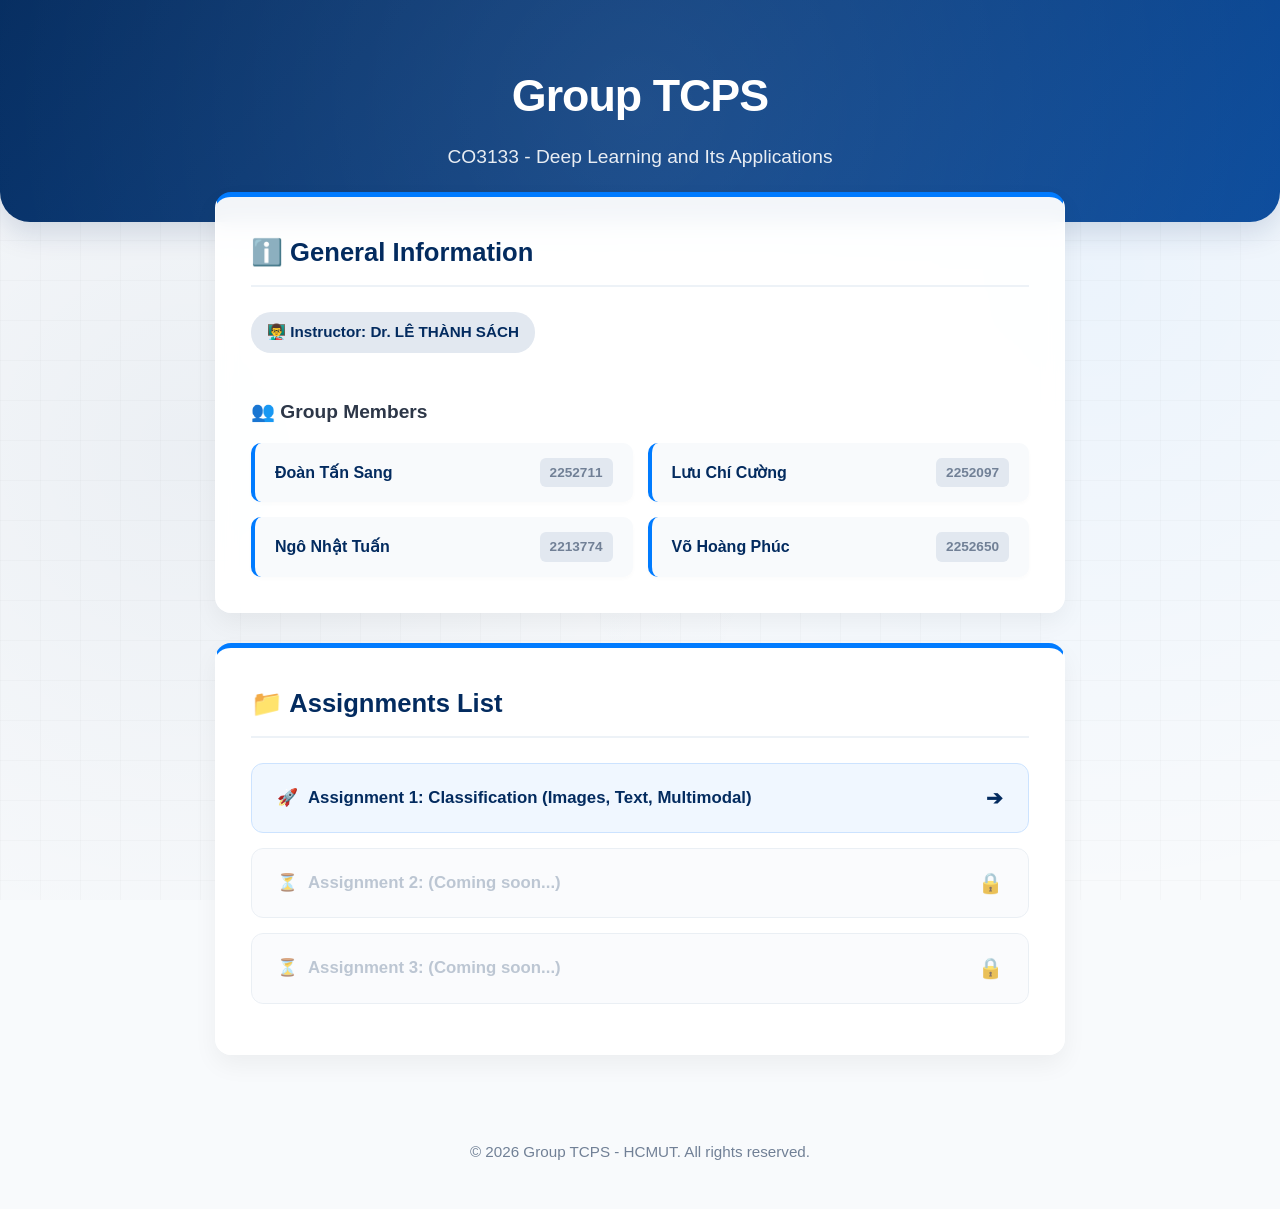
<file: index.html>
<!DOCTYPE html>
<html lang="en">
<head>
    <meta charset="UTF-8">
    <meta name="viewport" content="width=device-width, initial-scale=1.0">
    <title>Deep Learning - Group TCPS</title>
    
    <link rel="icon" type="image/png" href="favicon.png">

    <style>
        /* =========================================
           MODERN THEME & TYPOGRAPHY
           ========================================= */
        :root {
            --primary: #032b5f; 
            --primary-light: #0a4b9c;
            --secondary: #007bff;
            --secondary-hover: #0056b3;
            --bg: #f4f7f6;
            --text: #2d3748;
            --text-muted: #718096;
            --card-bg: rgba(255, 255, 255, 0.95);
        }
        
        body { 
            font-family: 'Segoe UI', Roboto, Helvetica, Arial, sans-serif; 
            color: var(--text); 
            margin: 0; 
            padding: 0; 
            line-height: 1.6;
            
            /* Modern Grid Background */
            background-color: #f8fafc;
            background-image: 
                radial-gradient(circle at 15% 50%, rgba(3, 43, 95, 0.05) 0%, transparent 50%),
                radial-gradient(circle at 85% 30%, rgba(0, 123, 255, 0.05) 0%, transparent 50%),
                linear-gradient(to right, rgba(0, 0, 0, 0.02) 1px, transparent 1px),
                linear-gradient(to bottom, rgba(0, 0, 0, 0.02) 1px, transparent 1px);
            background-size: 100% 100%, 100% 100%, 40px 40px, 40px 40px;
            background-attachment: fixed;
        }

        /* =========================================
           HEADER SECTION
           ========================================= */
        header {
            background: linear-gradient(135deg, var(--primary) 0%, var(--primary-light) 100%);
            color: white;
            padding: 60px 20px 50px;
            text-align: center;
            box-shadow: 0 10px 30px rgba(3, 43, 95, 0.15);
            border-bottom-left-radius: 30px;
            border-bottom-right-radius: 30px;
            position: relative;
            overflow: hidden;
        }
        /* Glow effect inside header */
        header::before {
            content: '';
            position: absolute;
            top: -50%; left: -50%;
            width: 200%; height: 200%;
            background: radial-gradient(circle, rgba(255,255,255,0.1) 0%, transparent 60%);
            animation: pulse 10s infinite;
        }
        @keyframes pulse {
            0% { transform: scale(1); opacity: 0.5; }
            50% { transform: scale(1.2); opacity: 1; }
            100% { transform: scale(1); opacity: 0.5; }
        }

        header h1 { 
            margin: 0; font-size: 2.8em; font-weight: 800; letter-spacing: -1px; 
            position: relative; z-index: 1;
        }
        header p { 
            margin: 10px 0 0; font-size: 1.2em; opacity: 0.9; font-weight: 300;
            position: relative; z-index: 1;
        }
        
        /* =========================================
           MAIN CONTAINER & CARDS
           ========================================= */
        .container { max-width: 850px; margin: -30px auto 40px; padding: 0 20px; position: relative; z-index: 2;}
        
        .card {
            background: var(--card-bg);
            backdrop-filter: blur(10px);
            border-radius: 16px;
            padding: 35px;
            margin-bottom: 30px;
            box-shadow: 0 10px 25px rgba(0,0,0,0.05);
            border: 1px solid rgba(255,255,255,0.6);
            border-top: 5px solid var(--secondary);
            transition: transform 0.3s ease, box-shadow 0.3s ease;
        }
        .card:hover {
            transform: translateY(-5px);
            box-shadow: 0 15px 35px rgba(0,0,0,0.08);
        }

        .card h2 { 
            color: var(--primary); margin-top: 0; font-size: 1.6em;
            border-bottom: 2px solid #edf2f7; padding-bottom: 12px; margin-bottom: 25px;
        }
        
        .instructor-tag {
            background: #e2e8f0; color: var(--primary);
            display: inline-block; padding: 8px 16px; border-radius: 20px;
            font-weight: 600; font-size: 0.95em; margin-bottom: 25px;
        }

        /* =========================================
           MEMBER LIST STYLING
           ========================================= */
        .card h3 { color: var(--text); margin-bottom: 15px; font-size: 1.2em; }
        ul.member-list { list-style: none; padding: 0; margin: 0; display: grid; grid-template-columns: repeat(auto-fit, minmax(250px, 1fr)); gap: 15px;}
        
        ul.member-list li { 
            background: #f8fafc;
            padding: 15px 20px; 
            border-radius: 10px;
            border-left: 4px solid var(--secondary); 
            display: flex; 
            justify-content: space-between;
            align-items: center;
            transition: all 0.2s ease;
            box-shadow: 0 2px 4px rgba(0,0,0,0.02);
        }
        ul.member-list li:hover {
            background: white;
            border-left-color: var(--primary);
            transform: translateX(5px);
            box-shadow: 0 4px 12px rgba(0,0,0,0.05);
        }
        ul.member-list li span { font-weight: 600; color: var(--primary); }
        ul.member-list li strong { background: #e2e8f0; padding: 4px 10px; border-radius: 6px; font-size: 0.85em; color: var(--text-muted); }
        
        /* =========================================
           ASSIGNMENTS STYLING
           ========================================= */
        .assignment-link {
            display: flex;
            align-items: center;
            justify-content: space-between;
            padding: 18px 25px;
            margin-bottom: 15px;
            background: #f0f7ff;
            color: var(--primary);
            text-decoration: none;
            border-radius: 12px;
            font-weight: bold;
            font-size: 1.05em;
            transition: all 0.3s ease;
            border: 1px solid #cce3ff;
        }
        .assignment-link .title { display: flex; align-items: center; gap: 10px; }
        .assignment-link .arrow { transition: transform 0.3s ease; font-size: 1.2em; }
        
        .assignment-link:hover {
            background: var(--primary);
            color: white;
            transform: translateY(-3px);
            box-shadow: 0 8px 20px rgba(3, 43, 95, 0.2);
            border-color: var(--primary);
        }
        .assignment-link:hover .arrow { transform: translateX(5px); }

        /* Locked Assignments */
        .assignment-locked {
            background: #f8fafc;
            color: #a0aec0;
            border-color: #e2e8f0;
            cursor: not-allowed;
            opacity: 0.7;
        }
        .assignment-locked:hover {
            transform: none; box-shadow: none; background: #f8fafc; color: #a0aec0; border-color: #e2e8f0;
        }

        /* FOOTER */
        footer { text-align: center; padding: 30px; color: var(--text-muted); font-size: 0.95em; }
    </style>
</head>
<body>

    <header>
        <h1>Group TCPS</h1>
        <p>CO3133 - Deep Learning and Its Applications</p>
    </header>

    <div class="container">
        <div class="card">
            <h2>ℹ️ General Information</h2>
            <div class="instructor-tag">👨‍🏫 Instructor: Dr. LÊ THÀNH SÁCH</div>
            
            <h3>👥 Group Members</h3>
            <ul class="member-list">
                <li><span>Đoàn Tấn Sang</span> <strong>2252711</strong></li>
                <li><span>Lưu Chí Cường</span> <strong>2252097</strong></li>
                <li><span>Ngô Nhật Tuấn</span> <strong>2213774</strong></li>
                <li><span>Võ Hoàng Phúc</span> <strong>2252650</strong></li>
            </ul>
        </div>

        <div class="card">
            <h2>📁 Assignments List</h2>
            
            <a href="assignment1.html" class="assignment-link">
                <div class="title"><span>🚀</span> Assignment 1: Classification (Images, Text, Multimodal)</div>
                <div class="arrow">➔</div>
            </a>
            
            <a href="#" class="assignment-link assignment-locked">
                <div class="title"><span>⏳</span> Assignment 2: (Coming soon...)</div>
                <div class="arrow">🔒</div>
            </a>
            
            <a href="#" class="assignment-link assignment-locked">
                <div class="title"><span>⏳</span> Assignment 3: (Coming soon...)</div>
                <div class="arrow">🔒</div>
            </a>
        </div>
    </div>

    <footer>
        <p>&copy; 2026 Group TCPS - HCMUT. All rights reserved.</p>
    </footer>

</body>
</html>
</file>
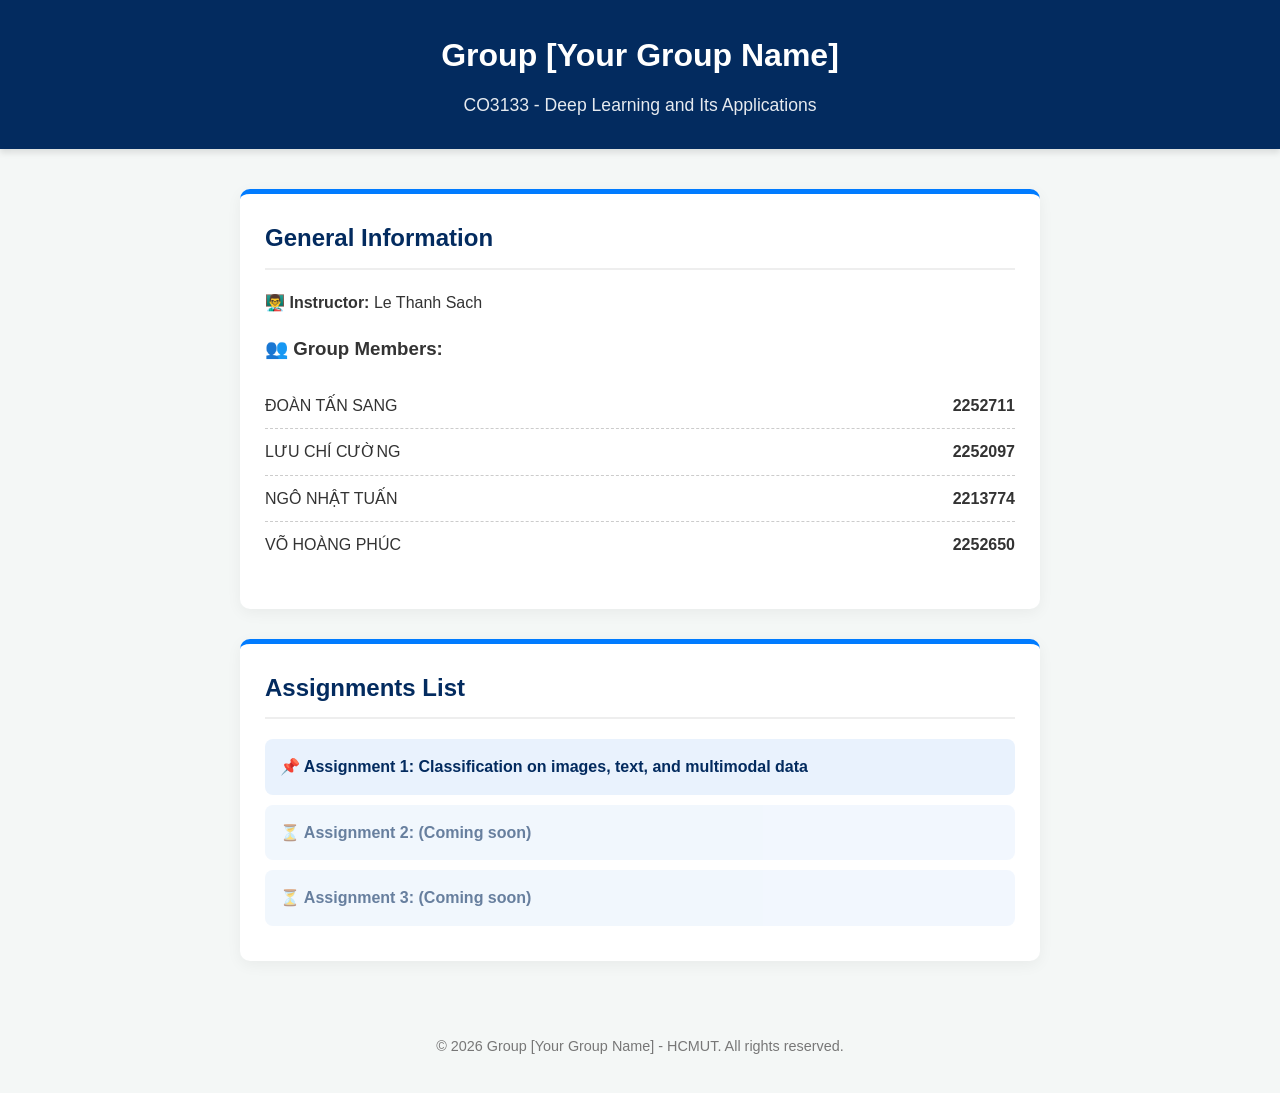
<file: github_pages/index.html>
<!DOCTYPE html>
<html lang="en">
<head>
    <meta charset="UTF-8">
    <meta name="viewport" content="width=device-width, initial-scale=1.0">
    <title>Deep Learning - Group [Your Group Name]</title>
    <style>
        :root {
            --primary: #032b5f; 
            --secondary: #007bff;
            --bg: #f4f7f6;
            --text: #333;
            --card-bg: #ffffff;
        }
        body { 
            font-family: 'Segoe UI', Roboto, Helvetica, Arial, sans-serif; 
            background-color: var(--bg); 
            color: var(--text); 
            margin: 0; 
            padding: 0; 
            line-height: 1.6;
        }
        header {
            background-color: var(--primary);
            color: white;
            padding: 30px 20px;
            text-align: center;
            box-shadow: 0 4px 6px rgba(0,0,0,0.1);
        }
        header h1 { margin: 0; font-size: 2em; }
        header p { margin: 10px 0 0; font-size: 1.1em; opacity: 0.9; }
        
        .container { max-width: 800px; margin: 40px auto; padding: 0 20px; }
        
        .card {
            background: var(--card-bg);
            border-radius: 10px;
            padding: 25px;
            margin-bottom: 30px;
            box-shadow: 0 4px 15px rgba(0,0,0,0.05);
            border-top: 5px solid var(--secondary);
        }
        .card h2 { color: var(--primary); margin-top: 0; border-bottom: 2px solid #eee; padding-bottom: 10px; }
        
        ul.member-list { list-style: none; padding: 0; }
        ul.member-list li { 
            padding: 10px 0; 
            border-bottom: 1px dashed #ccc; 
            display: flex; 
            justify-content: space-between;
        }
        ul.member-list li:last-child { border-bottom: none; }
        
        .assignment-link {
            display: block;
            padding: 15px;
            margin-bottom: 10px;
            background: #e9f2fd;
            color: var(--primary);
            text-decoration: none;
            border-radius: 8px;
            font-weight: bold;
            transition: all 0.3s ease;
        }
        .assignment-link:hover {
            background: var(--primary);
            color: white;
            transform: translateY(-2px);
            box-shadow: 0 4px 8px rgba(0,0,0,0.1);
        }
        footer { text-align: center; padding: 20px; color: #777; font-size: 0.9em; }
    </style>
</head>
<body>

    <header>
        <h1>Group [Your Group Name]</h1>
        <p>CO3133 - Deep Learning and Its Applications</p>
    </header>

    <div class="container">
        <div class="card">
            <h2>General Information</h2>
            <p><strong>👨‍🏫 Instructor:</strong> Le Thanh Sach</p>
            
            <h3>👥 Group Members:</h3>
            <ul class="member-list">
                <li><span>ĐOÀN TẤN SANG </span> <strong>2252711</strong></li>
                <li><span>LƯU CHÍ CƯỜNG</span> <strong>2252097</strong></li>
                <li><span>	NGÔ NHẬT TUẤN</span> <strong>2213774</strong></li>
                <li><span>VÕ HOÀNG PHÚC</span> <strong>2252650</strong></li>
            </ul>
        </div>

        <div class="card">
            <h2>Assignments List</h2>
            <a href="assignment1.html" class="assignment-link">📌 Assignment 1: Classification on images, text, and multimodal data</a>
            <a href="#" class="assignment-link" style="opacity: 0.6; pointer-events: none;">⏳ Assignment 2: (Coming soon)</a>
            <a href="#" class="assignment-link" style="opacity: 0.6; pointer-events: none;">⏳ Assignment 3: (Coming soon)</a>
        </div>
    </div>

    <footer>
        <p>&copy; 2026 Group [Your Group Name] - HCMUT. All rights reserved.</p>
    </footer>

</body>
</html>
</file>
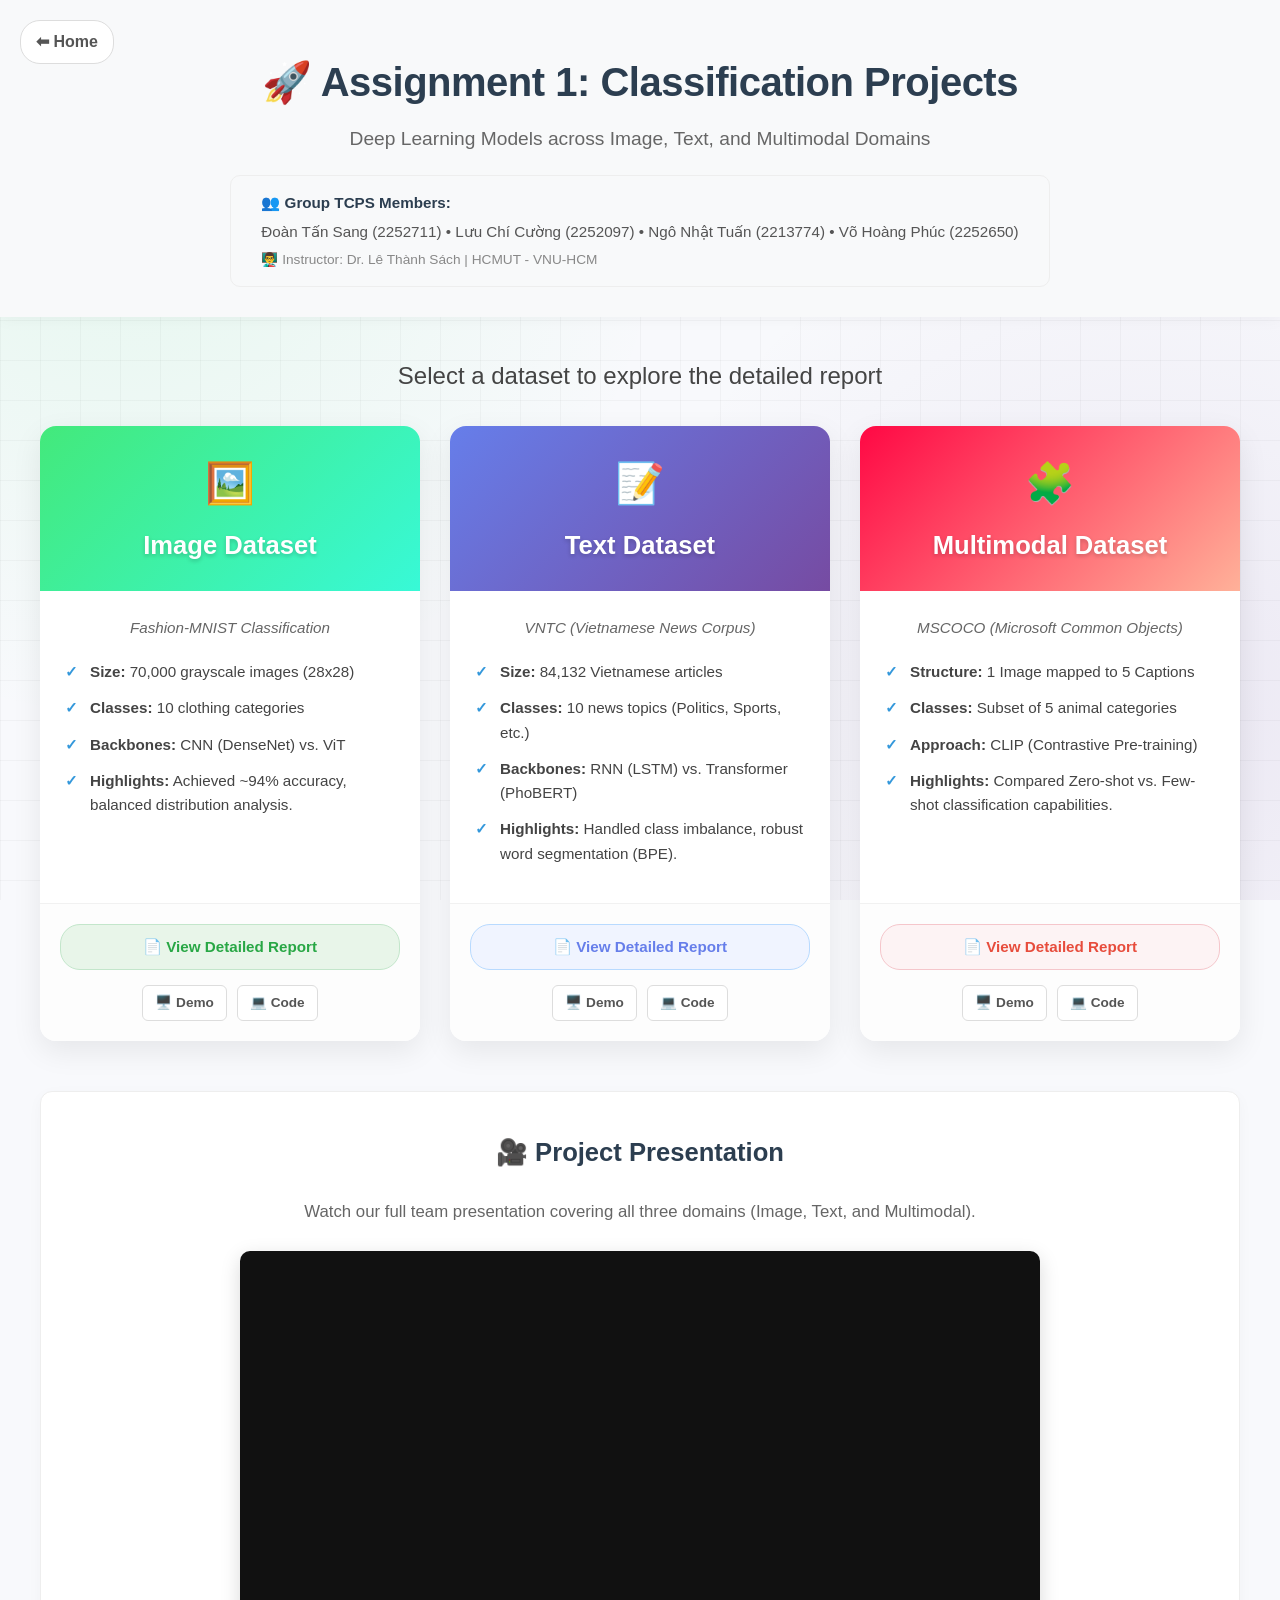
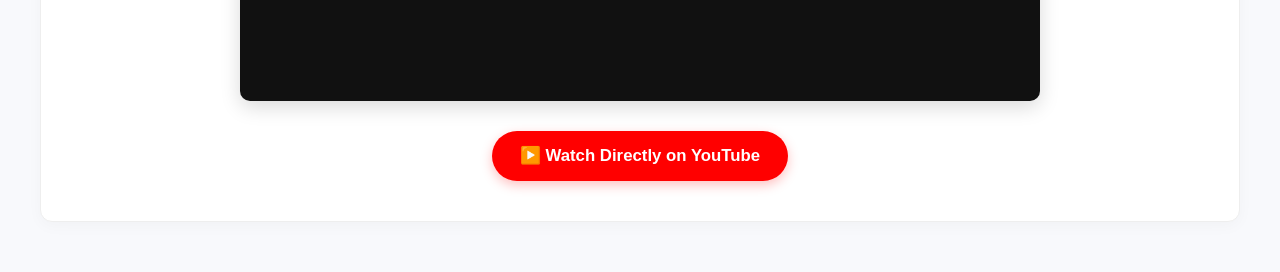
<file: assignment1.html>
<!DOCTYPE html>
<html lang="en">
<head>
    <meta charset="UTF-8">
    <meta name="viewport" content="width=device-width, initial-scale=1.0">
    <title>Assignment 1 Dashboard - Group TCPS</title>
    
    <link rel="icon" type="image/png" href="favicon.png">

    <style>
        /* =========================================
           GLOBAL THEME & TYPOGRAPHY
           ========================================= */
        :root {
            --primary: #2c3e50; 
            --secondary: #3498db;
            --bg: #f8f9fa;
            --text: #333;
            --card-bg: #ffffff;
            
            /* Gradients */
            --grad-image: linear-gradient(135deg, #43e97b 0%, #38f9d7 100%);
            --grad-text: linear-gradient(135deg, #667eea 0%, #764ba2 100%);
            --grad-multi: linear-gradient(135deg, #ff0844 0%, #ffb199 100%);
        }
        
        body { 
            font-family: 'Segoe UI', Roboto, Helvetica, Arial, sans-serif; 
            color: var(--text); 
            margin: 0; padding: 0; line-height: 1.6;
            
            /* Modern Holographic Grid Background */
            background-color: #f8f9fc;
            background-image: 
                radial-gradient(circle at 10% 20%, rgba(67, 233, 123, 0.1) 0%, transparent 40%),
                radial-gradient(circle at 90% 80%, rgba(118, 75, 162, 0.1) 0%, transparent 40%),
                linear-gradient(to right, rgba(0, 0, 0, 0.03) 1px, transparent 1px),
                linear-gradient(to bottom, rgba(0, 0, 0, 0.03) 1px, transparent 1px);
            background-size: 100% 100%, 100% 100%, 40px 40px, 40px 40px;
            background-attachment: fixed;
        }

        /* =========================================
           HEADER SECTION
           ========================================= */
        .header { 
            text-align: center; padding: 50px 20px 30px 20px; 
            background: white; box-shadow: 0 4px 15px rgba(0,0,0,0.03); 
            margin-bottom: 40px; position: relative;
            background-color: var(--bg);
            background-image: url('[data-uri]'); 
            background-repeat: repeat; 
            background-attachment: fixed;
        }
        .header h1 { margin: 0; color: var(--primary); font-size: 2.5em; letter-spacing: -0.5px; }
        .subtitle { color: #666; font-size: 1.2em; margin-top: 10px; font-weight: 500; }
        .group-info { margin-top: 20px; font-size: 0.95em; color: #555; display: inline-block; text-align: left; background: #f8f9fa; padding: 15px 30px; border-radius: 10px; border: 1px solid #eee;}
        
        .back-btn {
            position: absolute; top: 20px; left: 20px;
            color: #555; text-decoration: none; font-weight: bold;
            padding: 8px 15px; border: 1px solid #ddd; border-radius: 20px;
            transition: all 0.3s; background: white;
        }
        .back-btn:hover { background: #eee; color: var(--primary); }

        /* =========================================
           DASHBOARD GRID (3 WINDOWS)
           ========================================= */
        .container { max-width: 1200px; margin: 0 auto; padding: 0 20px 50px 20px; }
        
        .grid-3 { 
            display: grid; grid-template-columns: repeat(auto-fit, minmax(320px, 1fr)); 
            gap: 30px; margin-top: 20px;
        }

        .dataset-window {
            background: var(--card-bg);
            border-radius: 16px;
            overflow: hidden;
            box-shadow: 0 10px 30px rgba(0,0,0,0.08);
            transition: all 0.3s cubic-bezier(0.25, 0.8, 0.25, 1);
            display: flex;
            flex-direction: column;
            position: relative;
        }
        
        .dataset-window:hover {
            transform: translateY(-10px);
            box-shadow: 0 15px 40px rgba(0,0,0,0.15);
        }

        .window-header { padding: 25px 20px; color: white; text-align: center; }
        .window-image .window-header { background: var(--grad-image); }
        .window-text .window-header { background: var(--grad-text); }
        .window-multi .window-header { background: var(--grad-multi); }

        .window-header h2 { margin: 0; font-size: 1.6em; text-shadow: 0 2px 4px rgba(0,0,0,0.2); }
        .window-header .icon { font-size: 2.5em; margin-bottom: 10px; display: block; }

        .window-body { padding: 25px; flex-grow: 1; display: flex; flex-direction: column; }
        .window-desc { color: #666; font-style: italic; margin-top: 0; margin-bottom: 20px; font-size: 0.95em; text-align: center;}
        
        .bullet-list { list-style: none; padding: 0; margin: 0; flex-grow: 1; }
        .bullet-list li { 
            position: relative; padding-left: 25px; margin-bottom: 12px; font-size: 0.95em; color: #444; 
        }
        .bullet-list li::before {
            content: '✓'; position: absolute; left: 0; color: var(--secondary); font-weight: bold;
        }

        /* Footer & Buttons */
        .window-footer { 
            padding: 20px; border-top: 1px solid #f1f1f1; 
            text-align: center; background: #fdfdfd; 
            display: flex; flex-direction: column; gap: 15px;
        }
        .enter-btn {
            display: inline-block; padding: 10px 25px; border-radius: 20px; font-weight: bold;
            font-size: 0.95em; transition: 0.3s; text-decoration: none;
        }
        .window-image .enter-btn { color: #28a745; background: #e8f5e9; border: 1px solid #c3e6cb; }
        .window-text .enter-btn { color: #667eea; background: #f0f4ff; border: 1px solid #b8daff; }
        .window-multi .enter-btn { color: #e74c3c; background: #fdf3f4; border: 1px solid #f5c6cb; }
        
        .enter-btn:hover { filter: brightness(0.95); transform: translateY(-1px); }

        /* Resource Buttons (Demo & Code) */
        .resource-links { display: flex; justify-content: center; gap: 10px; }
        .res-btn {
            text-decoration: none; font-size: 0.85em; padding: 6px 12px;
            border-radius: 6px; font-weight: 600; transition: all 0.2s;
            display: inline-flex; align-items: center; gap: 5px;
            border: 1px solid #ddd; color: #555; background: white;
        }
        .res-btn:hover { background: #eee; color: var(--primary); border-color: #ccc; }

        /* =========================================
           YOUTUBE PRESENTATION SECTION
           ========================================= */
        .video-box {
            margin-top: 50px; background: white; border-radius: 12px; padding: 40px 30px;
            text-align: center; box-shadow: 0 4px 15px rgba(0,0,0,0.03); border: 1px solid #eee;
        }
        .iframe-container {
            position: relative;
            width: 100%;
            max-width: 800px;
            margin: 0 auto;
            aspect-ratio: 16 / 9; 
            border-radius: 10px;
            overflow: hidden;
            box-shadow: 0 6px 20px rgba(0,0,0,0.15);
            background: #111;
        }
        .iframe-container iframe {
            position: absolute;
            top: 0;
            left: 0;
            width: 100%;
            height: 100%;
            border: none;
        }
        
        /* YouTube Fallback Button */
        .yt-btn {
            display: inline-flex;
            align-items: center;
            gap: 8px;
            background: #ff0000;
            color: white;
            padding: 12px 28px;
            border-radius: 30px;
            text-decoration: none;
            font-weight: bold;
            font-size: 1.05em;
            margin-top: 30px;
            transition: all 0.3s ease;
            box-shadow: 0 4px 12px rgba(255, 0, 0, 0.25);
        }
        .yt-btn:hover {
            background: #cc0000;
            transform: translateY(-3px);
            box-shadow: 0 6px 16px rgba(255, 0, 0, 0.4);
        }
    </style>
</head>
<body>

    <div class="header">
        <a href="index.html" class="back-btn">⬅ Home</a>
        <h1>🚀 Assignment 1: Classification Projects</h1>
        <div class="subtitle">Deep Learning Models across Image, Text, and Multimodal Domains</div>
        
        <div class="group-info">
            <strong style="color: var(--primary); display: block; margin-bottom: 5px;">👥 Group TCPS Members:</strong>
            Đoàn Tấn Sang (2252711) • Lưu Chí Cường (2252097) • Ngô Nhật Tuấn (2213774) • Võ Hoàng Phúc (2252650)<br>
            <span style="font-size: 0.9em; color: #888; margin-top: 5px; display: block;">👨‍🏫 Instructor: Dr. Lê Thành Sách | HCMUT - VNU-HCM</span>
        </div>
    </div>

    <div class="container">
        
        <div style="text-align: center; margin-bottom: 30px;">
            <h2 style="color: #444; font-weight: 300;">Select a dataset to explore the detailed report</h2>
        </div>

        <div class="grid-3">
            
            <div class="dataset-window window-image">
                <div class="window-header">
                    <span class="icon">🖼️</span>
                    <h2>Image Dataset</h2>
                </div>
                <div class="window-body">
                    <p class="window-desc">Fashion-MNIST Classification</p>
                    <ul class="bullet-list">
                        <li><strong>Size:</strong> 70,000 grayscale images (28x28)</li>
                        <li><strong>Classes:</strong> 10 clothing categories</li>
                        <li><strong>Backbones:</strong> CNN (DenseNet) vs. ViT</li>
                        <li><strong>Highlights:</strong> Achieved ~94% accuracy, balanced distribution analysis.</li>
                    </ul>
                </div>
                <div class="window-footer">
                    <a href="tabs/image.html" class="enter-btn">📄 View Detailed Report</a>
                    <div class="resource-links">
                        <a href="LINK_DEMO_IMAGE_CỦA_BẠN_Ở_ĐÂY" target="_blank" class="res-btn">🖥️ Demo</a>
                        <a href="https://github.com/PhucVo1412/Deep-Learning-Assignment/tree/5296ddef1b5c3ef2648029ef7f79b7f75d60ae6f/assignment%201/src/image" target="_blank" class="res-btn">💻 Code</a>
                    </div>
                </div>
            </div>

            <div class="dataset-window window-text">
                <div class="window-header">
                    <span class="icon">📝</span>
                    <h2>Text Dataset</h2>
                </div>
                <div class="window-body">
                    <p class="window-desc">VNTC (Vietnamese News Corpus)</p>
                    <ul class="bullet-list">
                        <li><strong>Size:</strong> 84,132 Vietnamese articles</li>
                        <li><strong>Classes:</strong> 10 news topics (Politics, Sports, etc.)</li>
                        <li><strong>Backbones:</strong> RNN (LSTM) vs. Transformer (PhoBERT)</li>
                        <li><strong>Highlights:</strong> Handled class imbalance, robust word segmentation (BPE).</li>
                    </ul>
                </div>
                <div class="window-footer">
                    <a href="tabs/text.html" class="enter-btn">📄 View Detailed Report</a>
                    <div class="resource-links">
                        <a href="LINK_DEMO_TEXT_CỦA_BẠN_Ở_ĐÂY" target="_blank" class="res-btn">🖥️ Demo</a>
                        <a href="https://github.com/PhucVo1412/Deep-Learning-Assignment/tree/5296ddef1b5c3ef2648029ef7f79b7f75d60ae6f/assignment%201/src/text" target="_blank" class="res-btn">💻 Code</a>
                    </div>
                </div>
            </div>

            <div class="dataset-window window-multi">
                <div class="window-header">
                    <span class="icon">🧩</span>
                    <h2>Multimodal Dataset</h2>
                </div>
                <div class="window-body">
                    <p class="window-desc">MSCOCO (Microsoft Common Objects)</p>
                    <ul class="bullet-list">
                        <li><strong>Structure:</strong> 1 Image mapped to 5 Captions</li>
                        <li><strong>Classes:</strong> Subset of 5 animal categories</li>
                        <li><strong>Approach:</strong> CLIP (Contrastive Pre-training)</li>
                        <li><strong>Highlights:</strong> Compared Zero-shot vs. Few-shot classification capabilities.</li>
                    </ul>
                </div>
                <div class="window-footer">
                    <a href="tabs/multimodal.html" class="enter-btn">📄 View Detailed Report</a>
                    <div class="resource-links">
                        <a href="LINK_DEMO_MULTI_CỦA_BẠN_Ở_ĐÂY" target="_blank" class="res-btn">🖥️ Demo</a>
                        <a href="https://github.com/PhucVo1412/Deep-Learning-Assignment/tree/701185ebbc488d72def945a83606a9d4c7264114/assignment%201/src/multimodel" target="_blank" class="res-btn">💻 Code</a>
                    </div>
                </div>
            </div>

        </div>

        <div class="video-box">
            <h3 style="color: var(--primary); margin-top: 0; font-size: 1.6em;">🎥 Project Presentation</h3>
            <p style="color: #666; font-size: 1.05em; margin-bottom: 25px;">Watch our full team presentation covering all three domains (Image, Text, and Multimodal).</p>
            
            <div class="iframe-container">
                <iframe 
                    src="https://www.youtube-nocookie.com/embed/kfV9x3-lRFg"
                    referrerpolicy="strict-origin-when-cross-origin"
                    title="YouTube video player"
                    allow="accelerometer; autoplay; clipboard-write; encrypted-media; gyroscope; picture-in-picture; web-share"
                    allowfullscreen>
                </iframe>
            </div>

            <a href="https://youtu.be/kfV9x3-lRFg" target="_blank" class="yt-btn">
                ▶️ Watch Directly on YouTube
            </a>
        </div>

    </div>

</body>
</html>
</file>
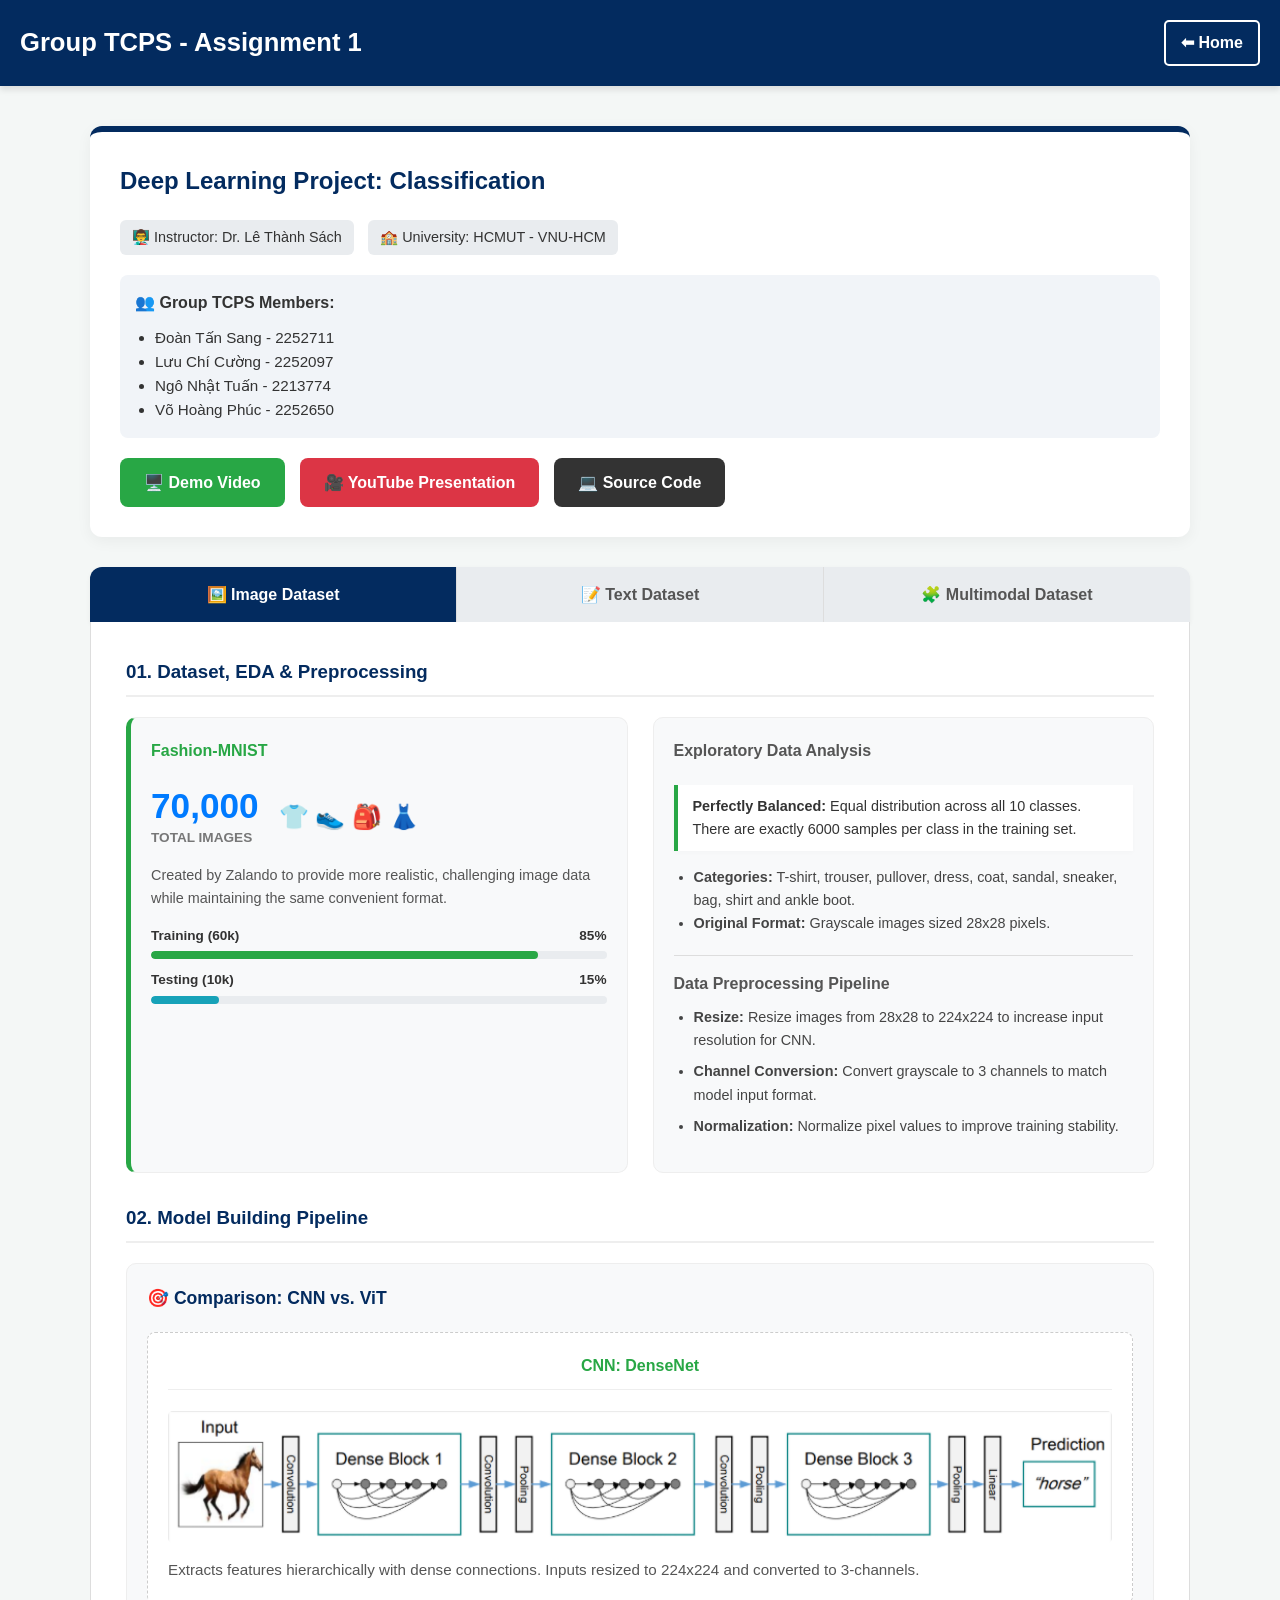
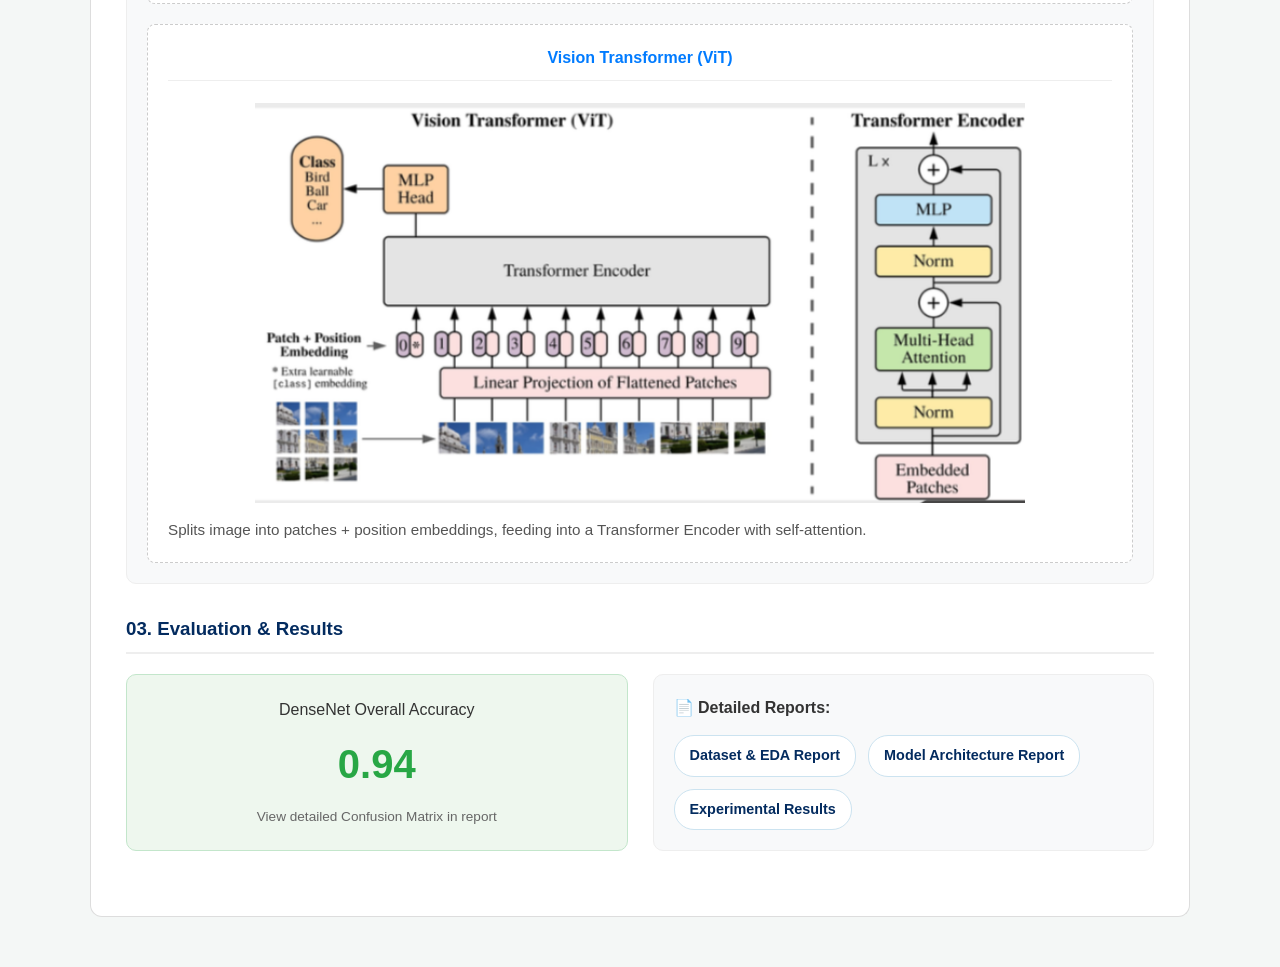
<file: github_pages/assignment1.html>
<!DOCTYPE html>
<html lang="en">
<head>
    <meta charset="UTF-8">
    <meta name="viewport" content="width=device-width, initial-scale=1.0">
    <title>Assignment 1 - Group TCPS</title>
    <style>
        :root {
            --primary: #032b5f; 
            --secondary: #007bff;
            --success: #28a745;
            --danger: #dc3545;
            --warning: #ffc107;
            --info: #17a2b8;
            --purple: #6f42c1;
            --bg: #f4f7f6;
            --text: #333;
            --card-bg: #ffffff;
            --tab-bg: #e9ecef;
        }
        body { 
            font-family: 'Segoe UI', Roboto, Helvetica, Arial, sans-serif; 
            background-color: var(--bg); 
            color: var(--text); 
            margin: 0; 
            padding: 0; 
            line-height: 1.6;
        }
        header {
            background-color: var(--primary);
            color: white;
            padding: 20px;
            display: flex;
            align-items: center;
            justify-content: space-between;
            box-shadow: 0 4px 6px rgba(0,0,0,0.1);
        }
        .back-btn {
            color: white;
            text-decoration: none;
            font-weight: bold;
            padding: 8px 15px;
            border: 2px solid white;
            border-radius: 5px;
            transition: all 0.3s;
        }
        .back-btn:hover { background: white; color: var(--primary); }
        
        .container { max-width: 1100px; margin: 40px auto; padding: 0 20px; }
        
        .card {
            background: var(--card-bg);
            border-radius: 12px;
            padding: 30px;
            margin-bottom: 30px;
            box-shadow: 0 4px 15px rgba(0,0,0,0.05);
        }
        
        .info-tag {
            display: inline-block;
            background: #e9ecef;
            padding: 6px 12px;
            border-radius: 6px;
            font-size: 0.9em;
            margin-right: 10px;
            margin-bottom: 10px;
            font-weight: 500;
        }
        
        /* Deliverables Buttons */
        .btn-group { display: flex; flex-wrap: wrap; gap: 15px; margin-top: 20px; }
        .btn {
            display: inline-flex;
            align-items: center;
            padding: 12px 24px;
            color: white;
            text-decoration: none;
            border-radius: 8px;
            font-weight: 600;
            transition: all 0.3s ease;
        }
        .btn-demo { background-color: var(--success); }
        .btn-youtube { background-color: var(--danger); }
        .btn-github { background-color: #333; }
        .btn:hover { transform: translateY(-3px); box-shadow: 0 6px 12px rgba(0,0,0,0.15); opacity: 0.9; }

        /* Tabs Interface */
        .tab {
            overflow: hidden;
            background-color: var(--tab-bg);
            border-radius: 12px 12px 0 0;
            display: flex;
            box-shadow: 0 2px 5px rgba(0,0,0,0.05);
        }
        .tab button {
            background-color: inherit;
            border: none;
            outline: none;
            cursor: pointer;
            padding: 18px;
            transition: 0.3s;
            font-size: 16px;
            font-weight: bold;
            color: #555;
            flex: 1;
            border-right: 1px solid #ddd;
        }
        .tab button:last-child { border-right: none; }
        .tab button:hover { background-color: #ddd; }
        .tab button.active {
            background-color: var(--primary);
            color: white;
        }
        .tabcontent {
            display: none;
            padding: 35px;
            border: 1px solid #ddd;
            border-top: none;
            border-radius: 0 0 12px 12px;
            background: white;
            animation: fadeEffect 0.5s;
        }
        @keyframes fadeEffect {
            from {opacity: 0;}
            to {opacity: 1;}
        }

        /* Dashboard Grid inside Tabs */
        h3.section-title {
            color: var(--primary);
            border-bottom: 2px solid #eee;
            padding-bottom: 8px;
            margin-top: 0;
            margin-bottom: 20px;
        }
        .grid-2 {
            display: grid;
            grid-template-columns: 1fr 1fr;
            gap: 25px;
            margin-bottom: 30px;
        }
        .dash-box {
            background: #f8f9fa;
            border: 1px solid #eee;
            border-radius: 10px;
            padding: 20px;
        }
        .metric-value { font-size: 2.2em; font-weight: bold; color: var(--secondary); line-height: 1.2; }
        .metric-label { font-size: 0.85em; font-weight: bold; color: #777; text-transform: uppercase; }
        
        .progress-container { margin-top: 10px; }
        .progress-label { display: flex; justify-content: space-between; font-size: 0.85em; font-weight: 600; margin-bottom: 5px; }
        .progress-bar { height: 8px; background: #e9ecef; border-radius: 4px; overflow: hidden; }
        .progress-fill { height: 100%; border-radius: 4px; }

        .eda-insight { background: white; border-left: 4px solid var(--warning); padding: 10px 15px; font-size: 0.9em; margin-bottom: 10px; box-shadow: 0 2px 5px rgba(0,0,0,0.02);}
        
        /* Image styles for architecture diagrams */
        .arch-img-container {
            background: white;
            padding: 20px;
            border-radius: 8px;
            border: 1px dashed #ccc;
            text-align: center;
            display: flex;
            flex-direction: column;
            margin-bottom: 20px; 
        }
        .arch-img {
            width: 100%;
            max-height: 400px; 
            object-fit: contain;
            margin-bottom: 15px;
            border-radius: 5px;
        }
        
        /* Report Links */
        .report-links { display: flex; flex-wrap: wrap; gap: 12px; margin-top: 15px; }
        .report-links a {
            display: inline-block;
            background: white;
            padding: 8px 15px;
            border-radius: 20px;
            font-size: 0.9em;
            font-weight: 600;
            color: var(--primary);
            text-decoration: none;
            border: 1px solid #cce3f0;
            transition: all 0.2s;
        }
        .report-links a:hover { background: var(--primary); color: white; border-color: var(--primary); }

        .result-box { text-align: center; background: #eef7ee; padding: 20px; border-radius: 10px; border: 1px solid #c3e6cb; display: flex; flex-direction: column; justify-content: center;}
        .result-val { font-size: 2.5em; font-weight: bold; color: #28a745; margin: 10px 0; }

        .preprocessing-list {
            margin-top: 10px;
            padding-left: 20px;
            font-size: 0.9em;
            color: #444;
        }
        .preprocessing-list li {
            margin-bottom: 8px;
        }
    </style>
</head>
<body>

    <header>
        <h1 style="margin: 0; font-size: 1.6em;">Group TCPS - Assignment 1</h1>
        <a href="index.html" class="back-btn">⬅ Home</a>
    </header>

    <div class="container">
        
        <div class="card" style="border-top: 6px solid var(--primary);">
            <h2 style="margin-top: 0; color: var(--primary);">Deep Learning Project: Classification</h2>
            <div style="margin: 15px 0;">
                <span class="info-tag">👨‍🏫 Instructor: Dr. Lê Thành Sách</span>
                <span class="info-tag">🏫 University: HCMUT - VNU-HCM</span>
                <div style="margin-top: 10px; padding: 15px; background: #f1f4f8; border-radius: 8px;">
                    <strong>👥 Group TCPS Members:</strong>
                    <ul style="margin: 10px 0 0 20px; padding: 0; font-size: 0.95em;">
                        <li>Đoàn Tấn Sang - 2252711</li>
                        <li>Lưu Chí Cường - 2252097</li>
                        <li>Ngô Nhật Tuấn - 2213774</li>
                        <li>Võ Hoàng Phúc - 2252650</li>
                    </ul>
                </div>
            </div>
            <div class="btn-group">
                <a href="#" class="btn btn-demo">🖥️ Demo Video</a>
                <a href="#" class="btn btn-youtube">🎥 YouTube Presentation</a>
                <a href="#" class="btn btn-github">💻 Source Code</a>
            </div>
        </div>

        <div style="margin-bottom: 50px;">
            <div class="tab">
                <button class="tablinks active" onclick="openDataset(event, 'Image')">🖼️ Image Dataset</button>
                <button class="tablinks" onclick="openDataset(event, 'Text')">📝 Text Dataset</button>
                <button class="tablinks" onclick="openDataset(event, 'Multimodal')">🧩 Multimodal Dataset</button>
            </div>

            <div id="Image" class="tabcontent" style="display: block;">
                <h3 class="section-title">01. Dataset, EDA & Preprocessing</h3>
                <div class="grid-2">
                    <div class="dash-box" style="border-left: 5px solid #28a745;">
                        <h4 style="margin-top: 0; color: #28a745;">Fashion-MNIST</h4>
                        <div style="display: flex; gap: 20px; align-items: center; margin-bottom: 15px;">
                            <div>
                                <div class="metric-value">70,000</div>
                                <div class="metric-label">Total Images</div>
                            </div>
                            <div style="font-size: 1.5em;">👕 👟 🎒 👗</div>
                        </div>
                        <p style="font-size: 0.9em; color: #555;">Created by Zalando to provide more realistic, challenging image data while maintaining the same convenient format.</p>
                        
                        <div class="progress-container">
                            <div class="progress-label"><span>Training (60k)</span><span>85%</span></div>
                            <div class="progress-bar"><div class="progress-fill" style="width: 85%; background: #28a745;"></div></div>
                        </div>
                        <div class="progress-container">
                            <div class="progress-label"><span>Testing (10k)</span><span>15%</span></div>
                            <div class="progress-bar"><div class="progress-fill" style="width: 15%; background: #17a2b8;"></div></div>
                        </div>
                    </div>
                    
                    <div class="dash-box">
                        <h4 style="margin-top: 0; color: #555;">Exploratory Data Analysis</h4>
                        <div class="eda-insight" style="border-left-color: #28a745;">
                            <strong>Perfectly Balanced:</strong> Equal distribution across all 10 classes. There are exactly 6000 samples per class in the training set.
                        </div>
                        <ul style="font-size: 0.9em; padding-left: 20px; color: #444;">
                            <li><strong>Categories:</strong> T-shirt, trouser, pullover, dress, coat, sandal, sneaker, bag, shirt and ankle boot.</li>
                            <li><strong>Original Format:</strong> Grayscale images sized 28x28 pixels.</li>
                        </ul>

                        <h4 style="margin: 20px 0 5px 0; color: #555; border-top: 1px solid #ddd; padding-top: 15px;">Data Preprocessing Pipeline</h4>
                        <ul class="preprocessing-list">
                            <li><strong>Resize:</strong> Resize images from 28x28 to 224x224 to increase input resolution for CNN.</li>
                            <li><strong>Channel Conversion:</strong> Convert grayscale to 3 channels to match model input format.</li>
                            <li><strong>Normalization:</strong> Normalize pixel values to improve training stability.</li>
                        </ul>
                    </div>
                </div>

                <h3 class="section-title">02. Model Building Pipeline</h3>
                <div class="dash-box" style="margin-bottom: 30px;">
                    <strong style="display: block; margin-bottom: 20px; font-size: 1.1em; color: var(--primary);">🎯 Comparison: CNN vs. ViT</strong>
                    
                    <div style="display: flex; flex-direction: column;">
                        <div class="arch-img-container">
                            <h4 style="margin-top: 0; color: #28a745; border-bottom: 1px solid #eee; padding-bottom: 10px;">CNN: DenseNet</h4>
                            <img src="images/densenet.png" alt="DenseNet Architecture" class="arch-img" onerror="this.src='https://via.placeholder.com/800x300?text=Please+add+densenet.png'">
                            <p style="font-size: 0.95em; color: #555; text-align: left; margin: 0;">Extracts features hierarchically with dense connections. Inputs resized to 224x224 and converted to 3-channels.</p>
                        </div>
                        <div class="arch-img-container" style="margin-bottom: 0;">
                            <h4 style="margin-top: 0; color: #007bff; border-bottom: 1px solid #eee; padding-bottom: 10px;">Vision Transformer (ViT)</h4>
                            <img src="images/vit.png" alt="ViT Architecture" class="arch-img" onerror="this.src='https://via.placeholder.com/800x300?text=Please+add+vit.png'">
                            <p style="font-size: 0.95em; color: #555; text-align: left; margin: 0;">Splits image into patches + position embeddings, feeding into a Transformer Encoder with self-attention.</p>
                        </div>
                    </div>
                </div>

                <h3 class="section-title">03. Evaluation & Results</h3>
                <div class="grid-2">
                    <div class="result-box">
                        <div>DenseNet Overall Accuracy</div>
                        <div class="result-val">0.94</div>
                        <div style="font-size: 0.85em; color: #666;">View detailed Confusion Matrix in report</div>
                    </div>
                    <div class="dash-box">
                        <strong>📄 Detailed Reports:</strong>
                        <div class="report-links">
                            <a href="#">Dataset & EDA Report</a>
                            <a href="#">Model Architecture Report</a>
                            <a href="#">Experimental Results</a>
                        </div>
                    </div>
                </div>
            </div>

            <div id="Text" class="tabcontent">
                <h3 class="section-title">01. Dataset, EDA & Preprocessing</h3>
                <div class="grid-2">
                    <div class="dash-box" style="border-left: 5px solid #007bff;">
                        <h4 style="margin-top: 0; color: #007bff;">VNTC (Vietnamese News)</h4>
                        <div style="display: flex; gap: 20px; align-items: center; margin-bottom: 15px;">
                            <div>
                                <div class="metric-value" style="color: #007bff;">84,132</div>
                                <div class="metric-label">News Articles</div>
                            </div>
                            <div style="font-size: 1.5em;">⚖️ 🏛️ 🔬 ⚽</div>
                        </div>
                        <p style="font-size: 0.9em; color: #555;">Collected from multiple major online newspapers (VnExpress, Tuổi Trẻ, Thanh Niên, Người Lao Động).</p>
                        <div class="progress-container">
                            <div class="progress-label"><span>Training (33,759)</span><span>40%</span></div>
                            <div class="progress-bar"><div class="progress-fill" style="width: 40%; background: #007bff;"></div></div>
                        </div>
                        <div class="progress-container">
                            <div class="progress-label"><span>Testing (50,373)</span><span>60%</span></div>
                            <div class="progress-bar"><div class="progress-fill" style="width: 60%; background: #fd7e14;"></div></div>
                        </div>
                    </div>
                    
                    <div class="dash-box">
                        <h4 style="margin-top: 0; color: #555;">Exploratory Data Analysis</h4>
                        <div class="eda-insight" style="border-left-color: #007bff;">
                            <strong>Imbalanced Distribution:</strong> Society (Chính trị Xã hội) and Sports (Thể thao) dominate both train and test sets, while Science (Khoa học) is the minority.
                        </div>
                        <ul style="font-size: 0.9em; padding-left: 20px; color: #444;">
                            <li><strong>Categories:</strong> 10 Classes including Politics, Lifestyle, Science, Business, Law, Health, World, Sports, Culture, IT.</li>
                            <li><strong>Diverse Styles:</strong> Articles range from short blurbs to complex reports.</li>
                        </ul>

                        <h4 style="margin: 20px 0 5px 0; color: #555; border-top: 1px solid #ddd; padding-top: 15px;">Data Preprocessing Pipeline</h4>
                        <ul class="preprocessing-list">
                            <li><strong>Raw Text Handling:</strong> Clean and prepare real-world Vietnamese text.</li>
                            <li><strong>Word Segmentation:</strong> Utilize tools like <code>VnCoreNLP</code> or <code>underthesea</code> to correctly group Vietnamese compound words (e.g., "học sinh").</li>
                            <li><strong>Subword Tokenization:</strong> Apply Byte Pair Encoding (BPE) to tokenize text into subwords, optimizing the input specifically for the PhoBERT architecture.</li>
                        </ul>
                    </div>
                </div>

                <h3 class="section-title">02. Model Building Pipeline</h3>
                <div class="dash-box" style="margin-bottom: 30px;">
                    <strong style="display: block; margin-bottom: 20px; font-size: 1.1em; color: var(--primary);">🎯 Comparison: RNN vs. Transformer</strong>
                    
                    <div style="display: flex; flex-direction: column;">
                        <div class="arch-img-container">
                            <h4 style="margin-top: 0; color: #fd7e14; border-bottom: 1px solid #eee; padding-bottom: 10px;">RNN: LSTM (Long Short-Term Memory)</h4>
                            <img src="images/lstm.png" alt="LSTM Cell Architecture" class="arch-img" onerror="this.src='https://via.placeholder.com/800x300?text=Please+add+lstm.png'">
                            <p style="font-size: 0.95em; color: #555; text-align: left; margin: 0;">Designed to capture sequential dependencies in text by maintaining a memory cell that can retain information over time (Forget, Input, and Output gates).</p>
                        </div>
                        <div class="arch-img-container" style="margin-bottom: 0;">
                            <h4 style="margin-top: 0; color: #6f42c1; border-bottom: 1px solid #eee; padding-bottom: 10px;">Transformer: PhoBERT</h4>
                            <p style="font-size: 0.95em; color: #555; text-align: left; margin: 0;">Pretrained language model specifically designed for Vietnamese, based on the RoBERTa architecture. Uses a self-attention mechanism to process the entire input sequence simultaneously, capturing long-range dependencies effectively.</p>
                        </div>
                    </div>
                </div>

                <h3 class="section-title">03. Evaluation & Results</h3>
                <div class="grid-2">
                    <div class="result-box" style="background: #f8f9fa; border-color: #ddd;">
                        <div style="color: #666;">Model Results</div>
                        <div class="result-val" style="color: #666;">Updating...</div>
                        <div style="font-size: 0.85em; color: #999;">Finalizing evaluation metrics</div>
                    </div>
                    <div class="dash-box">
                        <strong>📄 Detailed Reports:</strong>
                        <div class="report-links">
                            <a href="#">Dataset & EDA Report</a>
                            <a href="#">Model Architecture Report</a>
                            <a href="#">Experimental Results</a>
                        </div>
                    </div>
                </div>
            </div>

            <div id="Multimodal" class="tabcontent">
                <h3 class="section-title">01. Dataset, EDA & Preprocessing</h3>
                <div class="grid-2">
                    <div class="dash-box" style="border-left: 5px solid #dc3545;">
                        <h4 style="margin-top: 0; color: #dc3545;">MSCOCO Subset</h4>
                        <div style="display: flex; gap: 20px; align-items: center; margin-bottom: 15px;">
                            <div>
                                <div class="metric-value" style="color: #dc3545;">5</div>
                                <div class="metric-label">Target Classes</div>
                            </div>
                            <div style="font-size: 1.5em;">🐈 🐄 🐕 🐎 🐑</div>
                        </div>
                        <p style="font-size: 0.9em; color: #555;">Provides authentic Image-Text pairs describing the same entity, ensuring multimodal integrity and high complexity.</p>
                        <div style="background: #fdf3f4; padding: 10px; border-radius: 5px; font-size: 0.9em; text-align: center; color: #dc3545; font-weight: bold;">
                            1 Image 🔗 5 Human-written Captions
                        </div>
                    </div>
                    
                    <div class="dash-box">
                        <h4 style="margin-top: 0; color: #555;">Exploratory Data Analysis</h4>
                        <div class="eda-insight" style="border-left-color: #dc3545;">
                            <strong>Long-tail Image Distribution:</strong> Images per class vary significantly. Cat (3421), Dog (2336), Cow (1353), Sheep (1161), Horse (933).
                        </div>
                        <ul style="font-size: 0.9em; padding-left: 20px; color: #444;">
                            <li><strong>Caption Length:</strong> Follows a normal distribution, peaking at around 50 characters per caption.</li>
                            <li><strong>Top 20 Words:</strong> 'sheep', 'field', 'cows', 'cat', 'grass', 'standing', 'grazing', 'dog', 'white', etc.</li>
                        </ul>

                        <h4 style="margin: 20px 0 5px 0; color: #555; border-top: 1px solid #ddd; padding-top: 15px;">Data Setup & Preprocessing Pipeline</h4>
                        <ul class="preprocessing-list">
                            <li><strong>Text Prompt Generation:</strong> Convert dataset classes into specific caption structures (e.g., <code>"a photo of a {object}"</code>) for zero-shot capability.</li>
                            <li><strong>Prototype Extraction (Few-shot):</strong> Extract vector prototypes for each class (5 vectors for 5 classes) from the image embedding space to use as similarity anchors.</li>
                        </ul>
                    </div>
                </div>

                <h3 class="section-title">02. Model Building Pipeline</h3>
                <div class="dash-box" style="margin-bottom: 30px;">
                    <strong style="display: block; margin-bottom: 20px; font-size: 1.1em; color: var(--primary);">🎯 Approach: CLIP (Zero-shot vs. Few-shot)</strong>
                    
                    <div style="display: flex; flex-direction: column;">
                        <div class="arch-img-container" style="margin-bottom: 0;">
                            <h4 style="margin-top: 0; color: #dc3545; border-bottom: 1px solid #eee; padding-bottom: 10px;">Contrastive Language-Image Pre-training (CLIP)</h4>
                            <img src="images/clip.png" alt="CLIP Architecture" class="arch-img" onerror="this.src='https://via.placeholder.com/800x300?text=Please+add+clip.png'">
                            <p style="font-size: 0.95em; color: #555; text-align: left; margin: 0;">
                                <strong>Zero-shot Classification:</strong> Predicts the class by estimating which generated text prompt (e.g., "a photo of a dog") pairs best with a given image using contrastive scoring.<br><br>
                                <strong>Few-shot Classification:</strong> Evaluates the similarity of a new image's vector against the 5 pre-extracted class vector prototypes. The class with the highest similarity is selected.
                            </p>
                        </div>
                    </div>
                </div>

                <h3 class="section-title">03. Evaluation & Results</h3>
                <div class="grid-2">
                    <div class="dash-box" style="display: flex; justify-content: space-around; align-items: center; border: 2px solid #28a745; background: #fcfdfc;">
                        <div style="text-align: center;">
                            <div style="font-size: 0.85em; font-weight: bold; color: #666; text-transform: uppercase;">Zero-Shot Accuracy</div>
                            <div style="font-size: 2.2em; font-weight: bold; color: #dc3545;">~0.83</div>
                        </div>
                        <div style="width: 1px; height: 50px; background: #ddd;"></div>
                        <div style="text-align: center;">
                            <div style="font-size: 0.85em; font-weight: bold; color: #666; text-transform: uppercase;">Few-Shot Accuracy</div>
                            <div style="font-size: 2.2em; font-weight: bold; color: #28a745;">~0.93</div>
                        </div>
                    </div>
                    <div class="dash-box">
                        <strong>📄 Detailed Reports:</strong>
                        <div class="report-links">
                            <a href="#">Dataset & EDA Report</a>
                            <a href="#">Model Architecture Report</a>
                            <a href="#">Experimental Results</a>
                        </div>
                    </div>
                </div>
            </div>
        </div>
    </div>

    <script>
        function openDataset(evt, datasetName) {
            var i, tabcontent, tablinks;
            tabcontent = document.getElementsByClassName("tabcontent");
            for (i = 0; i < tabcontent.length; i++) {
                tabcontent[i].style.display = "none";
            }
            tablinks = document.getElementsByClassName("tablinks");
            for (i = 0; i < tablinks.length; i++) {
                tablinks[i].className = tablinks[i].className.replace(" active", "");
            }
            document.getElementById(datasetName).style.display = "block";
            evt.currentTarget.className += " active";
        }
    </script>
</body>
</html>
</file>
